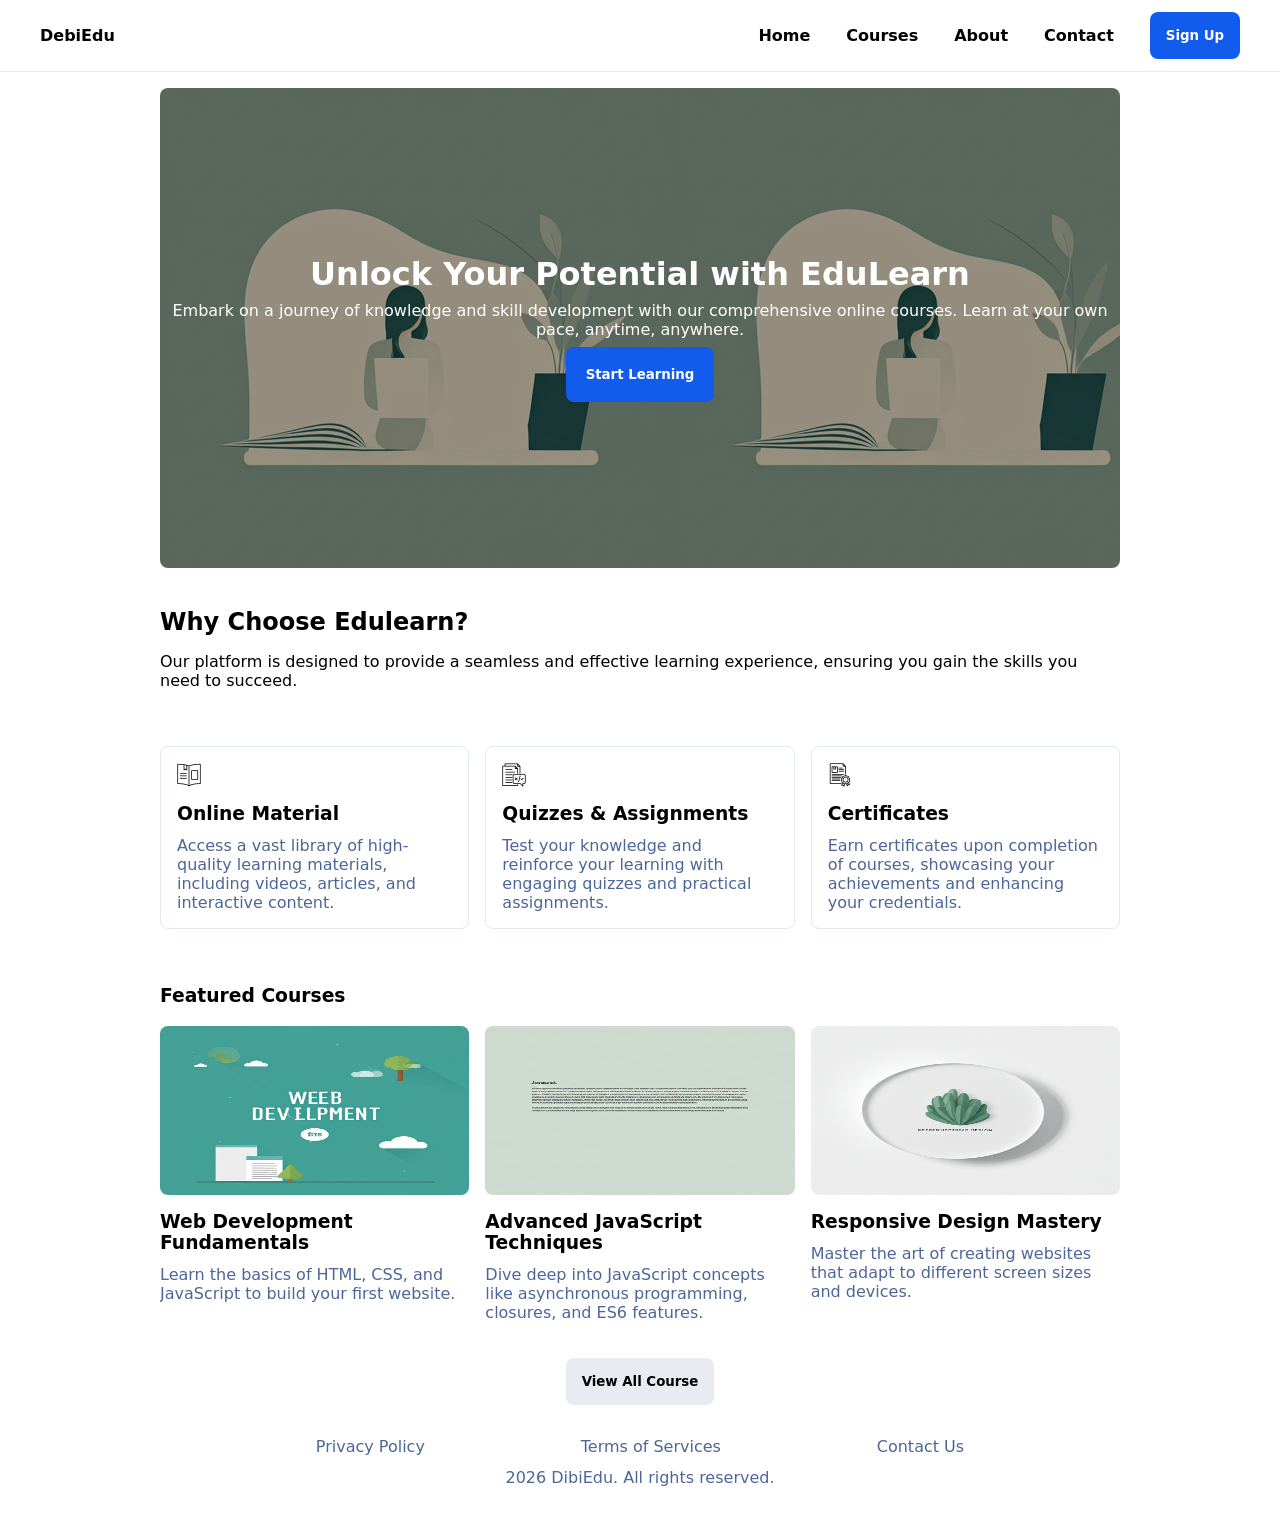
<file: Vanilla/index.html>
<!doctype html>
<html lang="en">
  <head>
    <meta charset="UTF-8" />
    <meta name="viewport" content="width=device-width, initial-scale=1.0" />
    <title>Document</title>
    <link rel="stylesheet" href="style.css" />
  </head>
  <body>
    <!-- ============== -->
    <!-- THIS IS NAVBAR -->
    <!-- ============== -->
    <div class="navbar">
      <div class="logo">
        <strong>DebiEdu</strong>
      </div>
      <div class="nav">
        <ul class="nav-links">
          <li><a href="">Home</a></li>
          <li><a href="">Courses</a></li>
          <li><a href="">About</a></li>
          <li><a href="">Contact</a></li>
        </ul>
        <button>Sign Up</button>
      </div>
    </div>
    <!-- =================== -->
    <!-- HERE IS THE CONTENT -->
    <!-- =================== -->
    <div class="container">
      <!-- ============ -->
      <!-- THIS IS HERO -->
      <!-- ============ -->
      <div class="section-hero">
        <div class="hero-content">
          <h1>Unlock Your Potential with EduLearn</h1>
          <p>
            Embark on a journey of knowledge and skill development with our
            comprehensive online courses. Learn at your own pace, anytime,
            anywhere.
          </p>
          <button>Start Learning</button>
        </div>
      </div>
      <!-- ======== -->
      <!-- ABOUT US -->
      <!-- ======== -->
      <div class="section-aboutUs">
        <div class="aboutUs-header">
          <h2>Why Choose Edulearn?</h2>
          <p>
            Our platform is designed to provide a seamless and effective
            learning experience, ensuring you gain the skills you need to
            succeed.
          </p>
        </div>
        <div class="aboutUs-cardContainer">
          <div class="card">
            <img src="asset/chapter.png" alt="" />
            <h3>Online Material</h3>
            <p>
              Access a vast library of high-quality learning materials,
              including videos, articles, and interactive content.
            </p>
          </div>
          <div class="card">
            <img src="asset/proofreading.png" alt="" />
            <h3>Quizzes & Assignments</h3>
            <p>
              Test your knowledge and reinforce your learning with engaging
              quizzes and practical assignments.
            </p>
          </div>
          <div class="card">
            <img src="asset/license.png" alt="" />
            <h3>Certificates</h3>
            <p>
              Earn certificates upon completion of courses, showcasing your
              achievements and enhancing your credentials.
            </p>
          </div>
        </div>
      </div>
      <!-- ======== -->
      <!-- FEATURED -->
      <!-- ======== -->
      <div class="section-featured">
        <h3 class="featured-header">Featured Courses</h3>
        <div class="featured-cardContainer">
          <div class="featured-card">
            <img class="featured-img" src="asset/web.png" alt="" />
            <h3>Web Development Fundamentals</h3>
            <p>
              Learn the basics of HTML, CSS, and JavaScript to build your first
              website.
            </p>
          </div>
          <div class="featured-card">
            <img class="featured-img" src="asset/JS.png" alt="" />
            <h3>Advanced JavaScript Techniques</h3>
            <p>
              Dive deep into JavaScript concepts like asynchronous programming,
              closures, and ES6 features.
            </p>
          </div>
          <div class="featured-card">
            <img class="featured-img" src="asset/Responsive.png" alt="" />
            <h3>Responsive Design Mastery</h3>
            <p>
              Master the art of creating websites that adapt to different screen
              sizes and devices.
            </p>
          </div>
        </div>
      </div>
      <!-- ======== -->
      <!-- VIEW ALL -->
      <!-- ======== -->
      <div class="viewAll">
        <button>View All Course</button>
      </div>
      <!-- ====== -->
      <!-- FOOTER -->
      <!-- ====== -->
      <div class="section-footer">
        <ul class="footer-links">
          <li><a href="">Privacy Policy</a></li>
          <li><a href="">Terms of Services</a></li>
          <li><a href="">Contact Us</a></li>
        </ul>
        <span class="copyright">2026 DibiEdu. All rights reserved.</span>
      </div>
    </div>
  </body>
</html>
</file>
<file: Vanilla/style.css>
* {
  padding: 0;
  margin: 0;
  box-sizing: border-box;
  font-family: system-ui, sans-serif;
}

/* ============ */
/* STYLE NAVBAR */
/* ============ */
.navbar {
  display: flex;
  justify-content: space-between;
  align-items: center;
  padding: 12px 40px;
  border-bottom: 1px solid #ebebeb;
}

.nav {
  display: flex;
  gap: 36px;
}

.nav-links {
  display: none;
  list-style-type: none;
  gap: 36px;
  align-items: center;
}

.nav-links a {
  text-decoration: none;
  color: inherit;
  font-weight: 700;
}

.nav button {
  padding: 16px;
  border-radius: 8px;
  background-color: #125ced;
  border: none;
  color: white;
  font-weight: 700;
  transition-duration: 200ms;
}

.nav button:hover {
  background-color: #125bed8f;
}

/* =============== */
/* STYLE CONTAINER */
/* =============== */

.container {
  padding: 16px 20px;
  max-width: 960px;
  margin: auto;
}

/* ========== */
/* STYLE HERO */
/* ========== */
.section-hero {
  text-align: center;
  height: 480px;
  margin: auto;
  display: flex;
  align-items: center;
  color: white;
  background-image:
    linear-gradient(rgba(0, 0, 0, 0.4), rgba(0, 0, 0, 0.4)),
    url(asset/hero-background.png);
  border-radius: 8px;
  padding: 0 8px;
}

.hero-content p,
.hero-content button {
  margin-top: 8px;
}

.hero-content button {
  padding: 20px;
  border-radius: 8px;
  background-color: #125ced;
  color: white;
  font-weight: 700;
  border: none;
  cursor: pointer;
  transition-duration: 200ms;
}

.hero-content button:hover {
  background-color: #125bed8f;
}

/* =============== */
/* STYLE ABOUT US  */
/* =============== */
.section-aboutUs {
  padding: 40px 0;
}
.aboutUs-cardContainer {
  width: 100%;
  max-width: 960px;
  display: flex;
  gap: 16px;
  overflow-x: auto;
  margin-top: 40px;
  padding: 16px 0;
}

.aboutUs-header p {
  margin-top: 16px;
}

.card {
  padding: 16px;
  flex: 0 0 calc((960px - (16px * 2)) / 3);
  background-color: #ffffff;
  border: 1px solid #e2e8f0;
  border-radius: 8px;
}

.card h3,
.card p {
  margin-top: 12px;
}

.card p {
  color: #4d6699;
}
/* ============== */
/* STYLE FEATURED */
/* ============== */

.featured-cardContainer {
  width: 100%;
  max-width: 960px;
  display: flex;
  gap: 16px;
  overflow-x: auto;
  margin: 20px 0;
}

.featured-card {
  flex: 0 0 calc((960px - (16px * 2)) / 3);
  background-color: #ffffff;
  border-radius: 8px;
}

.featured-card h3,
.featured-card p {
  margin-top: 12px;
}

.featured-card p {
  color: #4d6699;
}

.featured-img {
  width: 100%;
  height: 169px;
  border-radius: 8px;
}
/* ============== */
/* STYLE VIEW ALL */
/* ============== */
.viewAll {
  display: flex;
  justify-content: center;
  padding: 16px 0;
}
.viewAll button {
  padding: 16px;
  font-weight: 700;
  border: none;
  background-color: #e8ebf2;
  cursor: pointer;
  border-radius: 8px;
}
/* ============ */
/* STYLE FOOTER */
/* ============ */
.section-footer {
  text-align: center;
  margin: 16px 0;
  color: #4d6699;
}
.footer-links {
  display: flex;
  margin-bottom: 12px;
  justify-content: space-evenly;
  list-style-type: none;
}

.footer-links a {
  text-decoration: none;
  color: inherit;
}
/* ========== */
/* RESPONSIVE */
/* ========== */
@media (min-width: 768px) {
  /* ================= */
  /* RESPONSIVE NAVBAR */
  /* ================= */
  .nav-links {
    display: flex;
  }

  .container {
    padding: 16px 0;
  }
}
</file>
